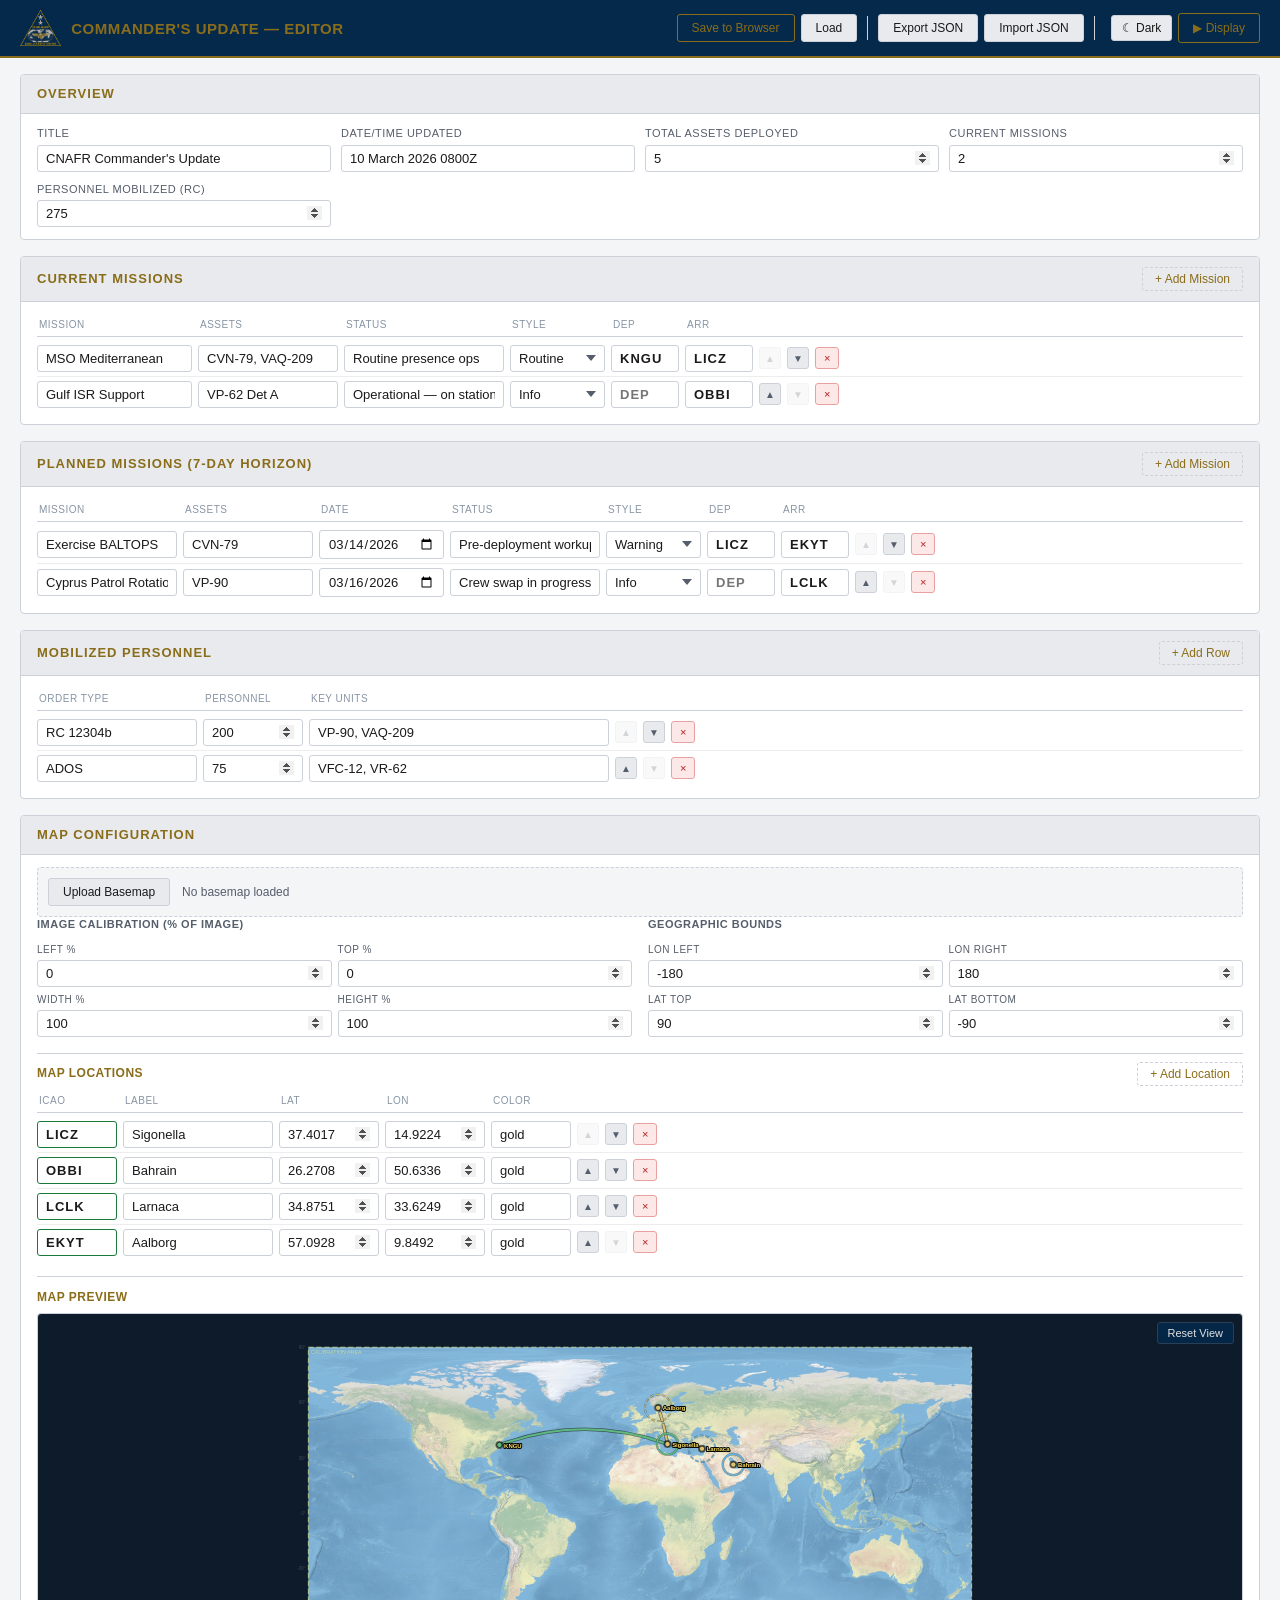
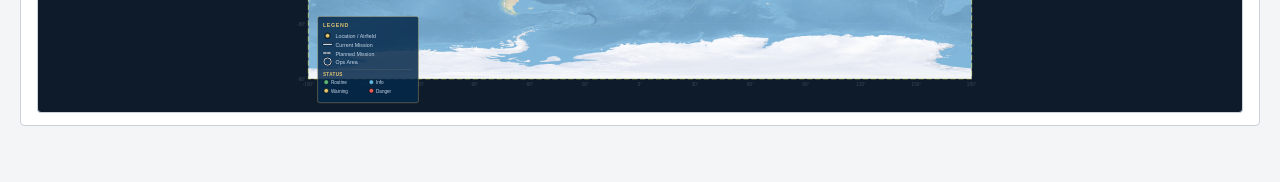
<file: index.html>
<!DOCTYPE html>
<html lang="en">
<head>
  <meta charset="UTF-8">
  <meta name="viewport" content="width=device-width, initial-scale=1.0">
  <title>CNAFR Commander's Update - Editor</title>
  <link rel="stylesheet" href="css/theme.css">
  <link rel="stylesheet" href="css/admin.css">
  <script src="js/theme-toggle.js"></script>
</head>
<body class="admin-page">

  <!-- Toolbar -->
  <div class="toolbar">
    <img src="CNAFR_Command_Logo.png" alt="CNAFR" class="toolbar-logo">
    <h1>Commander's Update &mdash; Editor</h1>
    <div class="btn-group">
      <button id="btn-save" class="btn-primary">Save to Browser</button>
      <button id="btn-load" class="btn-secondary">Load</button>
      <span class="separator"></span>
      <button id="btn-export" class="btn-secondary">Export JSON</button>
      <button id="btn-import" class="btn-secondary">Import JSON</button>
      <input type="file" id="import-file" class="hidden-input" accept=".json">
      <span class="separator"></span>
      <span id="save-indicator" class="save-indicator"></span>
      <button class="theme-toggle btn-secondary"></button>
      <a href="display.html" class="display-link">&#9654; Display</a>
    </div>
  </div>

  <!-- Main Content -->
  <div class="admin-main">

    <!-- Overview -->
    <div class="editor-section">
      <div class="section-header">
        <h2>Overview</h2>
      </div>
      <div class="section-body">
        <div id="overview-fields" class="field-grid"></div>
      </div>
    </div>

    <!-- Current Missions -->
    <div class="editor-section">
      <div class="section-header">
        <h2>Current Missions</h2>
        <button class="btn-add" data-add="currentMissions">+ Add Mission</button>
      </div>
      <div class="section-body">
        <div id="list-current-missions"></div>
      </div>
    </div>

    <!-- Planned Missions -->
    <div class="editor-section">
      <div class="section-header">
        <h2>Planned Missions (7-Day Horizon)</h2>
        <button class="btn-add" data-add="plannedMissions">+ Add Mission</button>
      </div>
      <div class="section-body">
        <div id="list-planned-missions"></div>
      </div>
    </div>

    <!-- Personnel -->
    <div class="editor-section">
      <div class="section-header">
        <h2>Mobilized Personnel</h2>
        <button class="btn-add" data-add="personnel">+ Add Row</button>
      </div>
      <div class="section-body">
        <div id="list-personnel"></div>
      </div>
    </div>

    <!-- Map Configuration -->
    <div class="editor-section">
      <div class="section-header">
        <h2>Map Configuration</h2>
      </div>
      <div class="section-body">

        <!-- Basemap upload -->
        <div class="map-upload-area">
          <button class="btn-secondary" onclick="document.getElementById('basemap-file').click()">
            Upload Basemap
          </button>
          <input type="file" id="basemap-file" class="hidden-input" accept="image/*">
          <span id="basemap-name" class="file-info">No basemap loaded</span>
          <button id="basemap-clear" class="btn-danger" style="display:none">Remove</button>
        </div>

        <!-- Calibration -->
        <div class="map-controls-grid">
          <div class="calibration-group">
            <h3>Image Calibration (% of image)</h3>
            <div id="cal-rect-fields" class="calibration-fields"></div>
          </div>
          <div class="calibration-group">
            <h3>Geographic Bounds</h3>
            <div id="cal-geo-fields" class="calibration-fields"></div>
          </div>
        </div>

        <!-- Locations -->
        <div class="locations-header">
          <h3>Map Locations</h3>
          <button class="btn-add" data-add="locations">+ Add Location</button>
        </div>
        <div id="list-locations"></div>

        <!-- Map preview -->
        <div class="map-preview-wrapper">
          <h3>Map Preview</h3>
          <div id="map-preview"></div>
        </div>

      </div>
    </div>

  </div>

  <script src="js/icao.js"></script>
  <script src="js/basemap-outlines.js"></script>
  <script src="js/data.js"></script>
  <script src="js/map-engine.js"></script>
  <script src="js/admin.js"></script>
</body>
</html>
</file>
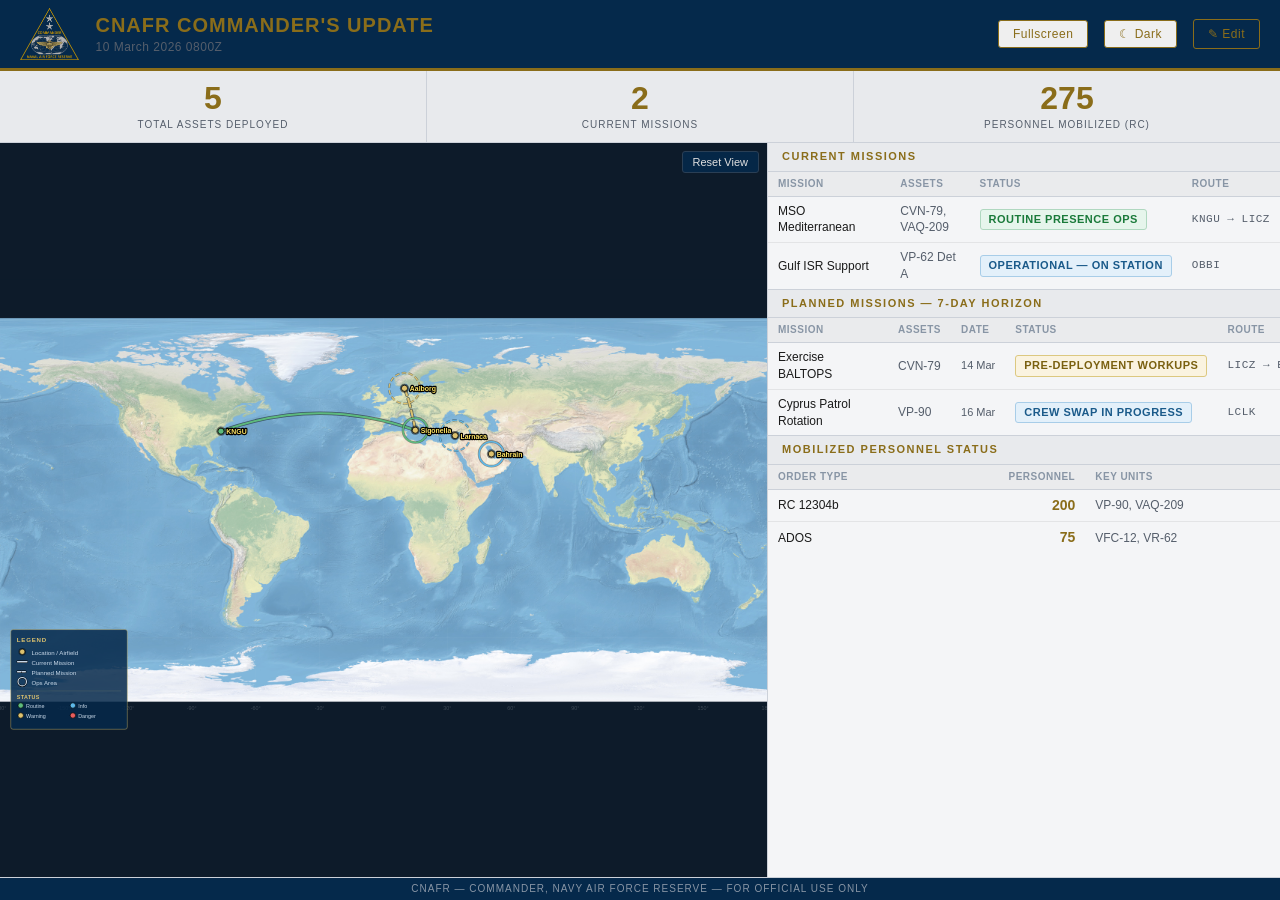
<file: display.html>
<!DOCTYPE html>
<html lang="en">
<head>
  <meta charset="UTF-8">
  <meta name="viewport" content="width=device-width, initial-scale=1.0">
  <title>CNAFR Commander's Update</title>
  <link rel="stylesheet" href="css/theme.css">
  <link rel="stylesheet" href="css/display.css">
  <script src="js/theme-toggle.js"></script>
</head>
<body class="display-page">

  <!-- Header -->
  <header id="display-header">
    <img src="CNAFR_Command_Logo.png" alt="CNAFR" class="header-logo">
    <div class="header-center">
      <div class="header-title" id="header-title"></div>
      <div class="header-date" id="header-date"></div>
    </div>
    <button id="btn-fullscreen" class="nav-btn">Fullscreen</button>
    <button class="theme-toggle nav-btn"></button>
    <a href="index.html" class="nav-btn">&#9998; Edit</a>
  </header>

  <!-- KPI Row -->
  <div id="kpi-row">
    <div class="kpi-card">
      <div class="kpi-value" id="kpi-assets">--</div>
      <div class="kpi-label">Total Assets Deployed</div>
    </div>
    <div class="kpi-card">
      <div class="kpi-value" id="kpi-missions">--</div>
      <div class="kpi-label">Current Missions</div>
    </div>
    <div class="kpi-card">
      <div class="kpi-value" id="kpi-personnel">--</div>
      <div class="kpi-label">Personnel Mobilized (RC)</div>
    </div>
  </div>

  <!-- Main: Map + Tables -->
  <main id="display-main">

    <!-- Map -->
    <div id="map-pane"></div>

    <!-- Tables -->
    <div id="tables-pane">

      <!-- Current Missions -->
      <div class="table-section">
        <div class="table-section-header">
          <h3>Current Missions</h3>
        </div>
        <table class="data-table">
          <thead>
            <tr>
              <th>Mission</th>
              <th>Assets</th>
              <th>Status</th>
              <th>Route</th>
            </tr>
          </thead>
          <tbody id="tbody-current"></tbody>
        </table>
      </div>

      <!-- Planned Missions -->
      <div class="table-section">
        <div class="table-section-header">
          <h3>Planned Missions &mdash; 7-Day Horizon</h3>
        </div>
        <table class="data-table">
          <thead>
            <tr>
              <th>Mission</th>
              <th>Assets</th>
              <th>Date</th>
              <th>Status</th>
              <th>Route</th>
            </tr>
          </thead>
          <tbody id="tbody-planned"></tbody>
        </table>
      </div>

      <!-- Personnel -->
      <div class="table-section">
        <div class="table-section-header">
          <h3>Mobilized Personnel Status</h3>
        </div>
        <table class="data-table">
          <thead>
            <tr>
              <th>Order Type</th>
              <th style="text-align:right">Personnel</th>
              <th>Key Units</th>
            </tr>
          </thead>
          <tbody id="tbody-personnel"></tbody>
        </table>
      </div>

    </div>

  </main>

  <!-- Footer -->
  <footer id="display-footer">
    CNAFR &mdash; Commander, Navy Air Force Reserve &mdash; For Official Use Only
  </footer>

  <script src="js/icao.js"></script>
  <script src="js/basemap-outlines.js"></script>
  <script src="js/data.js"></script>
  <script src="js/map-engine.js"></script>
  <script src="js/display.js"></script>
</body>
</html>
</file>
<file: css/theme.css>
/* CNAFR Commander's Update - Shared Theme */

/* ── Dark theme (default) ── */
:root {
  --navy: #05294B;
  --gold: #DDC26F;
  --black: #141414;
  --light-gray: #F0F0F0;
  --highlight: #F8FF8F;

  --bg-primary: #0d1b2a;
  --bg-secondary: #1b2d44;
  --bg-card: #162235;
  --bg-input: #0f2236;
  --text-primary: #e0e0e0;
  --text-secondary: #8899aa;
  --text-muted: #556677;
  --border: #2a3f55;
  --border-light: #344b63;

  --row-border: rgba(42,63,85,0.3);
  --th-bg: rgba(0,0,0,0.15);
  --btn-secondary-hover: #243b55;
  --map-bg: #0d1b2a;

  --status-routine-bg: #1a4d2e;
  --status-routine-fg: #5dba7d;
  --status-routine-bd: #2d6e45;
  --status-info-bg: #0c3d5e;
  --status-info-fg: #5db8e8;
  --status-info-bd: #1a5a7a;
  --status-warn-bg: #4a3d1a;
  --status-warn-fg: #DDC26F;
  --status-warn-bd: #6b5a2a;
  --status-danger-bg: #5e1a1a;
  --status-danger-fg: #e85d5d;
  --status-danger-bd: #7a2a2a;
}

/* ── Light theme ── */
[data-theme="light"] {
  --gold: #8a6d1a;

  --bg-primary: #f4f5f7;
  --bg-secondary: #e8eaed;
  --bg-card: #ffffff;
  --bg-input: #ffffff;
  --text-primary: #1a1a1a;
  --text-secondary: #555e6b;
  --text-muted: #8895a5;
  --border: #ccd1d9;
  --border-light: #dde1e7;

  --row-border: rgba(0,0,0,0.07);
  --th-bg: rgba(0,0,0,0.04);
  --btn-secondary-hover: #d8dce2;

  --status-routine-bg: #e6f5ec;
  --status-routine-fg: #1a7a3a;
  --status-routine-bd: #b0d8c0;
  --status-info-bg: #e3f0fa;
  --status-info-fg: #1a5a8a;
  --status-info-bd: #a8cde8;
  --status-warn-bg: #faf3e0;
  --status-warn-fg: #7a6010;
  --status-warn-bd: #dcc880;
  --status-danger-bg: #fde8e8;
  --status-danger-fg: #b82020;
  --status-danger-bd: #e8a0a0;
}

/* ── Light-mode select arrow (needs explicit override since it's inline SVG) ── */
[data-theme="light"] select {
  background-image: url("data:image/svg+xml,%3Csvg xmlns='http://www.w3.org/2000/svg' width='10' height='6'%3E%3Cpath d='M0 0l5 6 5-6z' fill='%23555e6b'/%3E%3C/svg%3E");
}

*, *::before, *::after { margin: 0; padding: 0; box-sizing: border-box; }

body {
  font-family: Arial, Helvetica, sans-serif;
  background: var(--bg-primary);
  color: var(--text-primary);
  line-height: 1.4;
  -webkit-font-smoothing: antialiased;
}

a { color: var(--gold); text-decoration: none; }
a:hover { text-decoration: underline; }

button {
  font-family: inherit;
  cursor: pointer;
  border: none;
  border-radius: 3px;
  font-size: 12px;
  padding: 6px 14px;
  transition: background 0.15s;
}

input, select, textarea {
  font-family: inherit;
  font-size: 13px;
  background: var(--bg-input);
  color: var(--text-primary);
  border: 1px solid var(--border);
  border-radius: 3px;
  padding: 5px 8px;
  outline: none;
  transition: border-color 0.15s;
}
input:focus, select:focus, textarea:focus {
  border-color: var(--gold);
}
input[type="number"] { -moz-appearance: textfield; }
input[type="number"]::-webkit-inner-spin-button { opacity: 1; }

select {
  cursor: pointer;
  -webkit-appearance: none;
  appearance: none;
  padding-right: 24px;
  background-image: url("data:image/svg+xml,%3Csvg xmlns='http://www.w3.org/2000/svg' width='10' height='6'%3E%3Cpath d='M0 0l5 6 5-6z' fill='%238899aa'/%3E%3C/svg%3E");
  background-repeat: no-repeat;
  background-position: right 8px center;
}

/* Shared button styles */
.btn-primary {
  background: var(--navy);
  color: var(--gold);
  border: 1px solid var(--gold);
}
.btn-primary:hover { background: #0a3a6b; }

.btn-secondary {
  background: var(--bg-secondary);
  color: var(--text-primary);
  border: 1px solid var(--border);
}
.btn-secondary:hover { background: var(--btn-secondary-hover); }

.btn-danger {
  background: var(--status-danger-bg);
  color: var(--status-danger-fg);
  border: 1px solid var(--status-danger-bd);
  font-size: 11px;
  padding: 4px 8px;
}
.btn-danger:hover { background: var(--status-danger-bd); }

.btn-add {
  background: transparent;
  color: var(--gold);
  border: 1px dashed var(--border);
  font-size: 12px;
  padding: 4px 12px;
}
.btn-add:hover { border-color: var(--gold); background: rgba(221,194,111,0.05); }

/* Status badges */
.status-badge {
  display: inline-block;
  padding: 2px 8px;
  border-radius: 3px;
  font-size: 11px;
  font-weight: 600;
  text-transform: uppercase;
  letter-spacing: 0.5px;
  white-space: nowrap;
}
.status-routine {
  background: var(--status-routine-bg);
  color: var(--status-routine-fg);
  border: 1px solid var(--status-routine-bd);
}
.status-info {
  background: var(--status-info-bg);
  color: var(--status-info-fg);
  border: 1px solid var(--status-info-bd);
}
.status-warn {
  background: var(--status-warn-bg);
  color: var(--status-warn-fg);
  border: 1px solid var(--status-warn-bd);
}
.status-danger {
  background: var(--status-danger-bg);
  color: var(--status-danger-fg);
  border: 1px solid var(--status-danger-bd);
}

/* Theme toggle */
.theme-toggle {
  font-size: 12px;
  padding: 5px 10px;
  border-radius: 3px;
  white-space: nowrap;
}

/* Map reset button (always dark — it sits on the map) */
.map-reset-btn {
  position: absolute;
  top: 8px;
  right: 8px;
  background: rgba(5, 41, 75, 0.9);
  color: #e0e0e0;
  border: 1px solid #2a3f55;
  padding: 4px 10px;
  font-size: 11px;
  border-radius: 3px;
  z-index: 10;
}
.map-reset-btn:hover { background: #05294B; }

/* Toast notifications */
.toast {
  position: fixed;
  bottom: 20px;
  right: 20px;
  padding: 10px 20px;
  border-radius: 4px;
  font-size: 13px;
  opacity: 0;
  transform: translateY(10px);
  transition: opacity 0.3s, transform 0.3s;
  z-index: 9999;
  pointer-events: none;
}
.toast.show { opacity: 1; transform: translateY(0); }
.toast-success {
  background: var(--status-routine-bg);
  color: var(--status-routine-fg);
  border: 1px solid var(--status-routine-bd);
}
.toast-error {
  background: var(--status-danger-bg);
  color: var(--status-danger-fg);
  border: 1px solid var(--status-danger-bd);
}
.toast-info {
  background: var(--status-info-bg);
  color: var(--status-info-fg);
  border: 1px solid var(--status-info-bd);
}
</file>
<file: css/admin.css>
/* CNAFR Commander's Update - Admin/Editor Page */

body.admin-page {
  display: flex;
  flex-direction: column;
  min-height: 100vh;
}

/* Toolbar */
.toolbar {
  background: var(--navy);
  border-bottom: 2px solid var(--gold);
  padding: 10px 20px;
  display: flex;
  align-items: center;
  gap: 10px;
  flex-wrap: wrap;
  position: sticky;
  top: 0;
  z-index: 100;
}
.toolbar-logo {
  height: 36px;
  width: auto;
  flex-shrink: 0;
}
.toolbar h1 {
  font-size: 15px;
  color: var(--gold);
  font-weight: 700;
  letter-spacing: 0.5px;
  text-transform: uppercase;
  margin-right: auto;
}
.toolbar .btn-group {
  display: flex;
  gap: 6px;
  align-items: center;
}
.toolbar .separator {
  width: 1px;
  height: 24px;
  background: var(--border);
  margin: 0 4px;
}
.toolbar a.display-link {
  color: var(--gold);
  font-size: 12px;
  padding: 6px 14px;
  border: 1px solid var(--gold);
  border-radius: 3px;
}
.toolbar a.display-link:hover {
  background: rgba(221,194,111,0.1);
  text-decoration: none;
}

/* Main content */
.admin-main {
  padding: 16px 20px 40px;
  max-width: 1400px;
  width: 100%;
  margin: 0 auto;
}

/* Sections */
.editor-section {
  background: var(--bg-card);
  border: 1px solid var(--border);
  border-radius: 4px;
  margin-bottom: 16px;
}
.section-header {
  display: flex;
  align-items: center;
  justify-content: space-between;
  padding: 10px 16px;
  border-bottom: 1px solid var(--border);
  background: var(--bg-secondary);
  border-radius: 4px 4px 0 0;
}
.section-header h2 {
  font-size: 13px;
  text-transform: uppercase;
  letter-spacing: 1px;
  color: var(--gold);
  font-weight: 600;
}
.section-body {
  padding: 12px 16px;
}

/* Field groups (overview section) */
.field-grid {
  display: grid;
  grid-template-columns: repeat(auto-fill, minmax(250px, 1fr));
  gap: 10px;
}
.field-group {
  display: flex;
  flex-direction: column;
  gap: 3px;
}
.field-group label {
  font-size: 11px;
  color: var(--text-secondary);
  text-transform: uppercase;
  letter-spacing: 0.5px;
}
.field-group input,
.field-group select {
  width: 100%;
}

/* Editor rows (array items) */
.editor-row-header {
  display: flex;
  gap: 6px;
  padding: 4px 0;
  border-bottom: 1px solid var(--border);
  margin-bottom: 4px;
}
.editor-row-header span {
  font-size: 10px;
  color: var(--text-muted);
  text-transform: uppercase;
  letter-spacing: 0.5px;
  flex-shrink: 0;
  padding: 0 2px;
}
.editor-row {
  display: flex;
  gap: 6px;
  padding: 4px 0;
  align-items: center;
  border-bottom: 1px solid var(--row-border);
}
.editor-row:last-child { border-bottom: none; }
.editor-row input,
.editor-row select {
  flex-shrink: 0;
}
.editor-row .icao-input {
  text-transform: uppercase;
  font-weight: 600;
  letter-spacing: 1px;
}
.editor-row .icao-match {
  border-color: var(--status-routine-fg) !important;
}
.editor-row .btn-remove {
  flex-shrink: 0;
  margin-left: auto;
}

/* Map config section */
.map-controls-grid {
  display: grid;
  grid-template-columns: 1fr 1fr;
  gap: 16px;
  margin-bottom: 16px;
}
.map-upload-area {
  grid-column: 1 / -1;
  display: flex;
  align-items: center;
  gap: 12px;
  padding: 10px;
  border: 1px dashed var(--border);
  border-radius: 4px;
  background: var(--bg-primary);
}
.map-upload-area .file-info {
  font-size: 12px;
  color: var(--text-secondary);
}
.map-upload-area .file-name {
  color: var(--text-primary);
  font-weight: 600;
}

.calibration-group {
  display: flex;
  flex-direction: column;
  gap: 8px;
}
.calibration-group h3 {
  font-size: 11px;
  text-transform: uppercase;
  letter-spacing: 0.5px;
  color: var(--text-secondary);
  margin-bottom: 2px;
}
.calibration-fields {
  display: grid;
  grid-template-columns: 1fr 1fr;
  gap: 6px;
}
.calibration-fields .field-group label {
  font-size: 10px;
}

/* Locations sub-section */
.locations-header {
  display: flex;
  align-items: center;
  justify-content: space-between;
  padding: 8px 0 4px;
  border-top: 1px solid var(--border);
  margin-top: 12px;
}
.locations-header h3 {
  font-size: 12px;
  text-transform: uppercase;
  letter-spacing: 0.5px;
  color: var(--gold);
}

/* Map preview */
.map-preview-wrapper {
  margin-top: 16px;
  border-top: 1px solid var(--border);
  padding-top: 12px;
}
.map-preview-wrapper h3 {
  font-size: 12px;
  text-transform: uppercase;
  letter-spacing: 0.5px;
  color: var(--gold);
  margin-bottom: 8px;
}
#map-preview {
  width: 100%;
  height: 400px;
  border: 1px solid var(--border);
  border-radius: 4px;
  overflow: hidden;
  position: relative;
  background: var(--map-bg);
}

/* Reorder buttons */
.btn-reorder {
  flex-shrink: 0;
  width: 22px;
  height: 22px;
  padding: 0;
  font-size: 10px;
  line-height: 22px;
  text-align: center;
  background: var(--bg-secondary);
  color: var(--text-secondary);
  border: 1px solid var(--border);
  border-radius: 3px;
}
.btn-reorder:hover:not(:disabled) {
  color: var(--gold);
  border-color: var(--gold);
}
.btn-reorder:disabled {
  opacity: 0.25;
  cursor: default;
}

/* Auto-save indicator */
.save-indicator {
  font-size: 11px;
  color: var(--status-routine-fg);
  opacity: 0;
  transition: opacity 0.3s;
}
.save-indicator.show {
  opacity: 1;
}

/* Hidden file input */
.hidden-input { display: none; }

/* Add row area */
.add-row-area {
  padding: 6px 0;
}
</file>
<file: css/display.css>
/* CNAFR Commander's Update - Display/Briefing Page */

body.display-page {
  display: flex;
  flex-direction: column;
  height: 100vh;
  overflow: hidden;
  background: var(--black);
}

/* Header */
#display-header {
  background: var(--navy);
  border-bottom: 3px solid var(--gold);
  padding: 8px 20px;
  display: flex;
  align-items: center;
  gap: 16px;
  flex-shrink: 0;
}
.header-logo {
  height: 52px;
  width: auto;
  flex-shrink: 0;
}
.header-center {
  flex: 1;
  display: flex;
  flex-direction: column;
  justify-content: center;
}
#display-header .header-title {
  font-size: 20px;
  font-weight: 700;
  color: var(--gold);
  letter-spacing: 1px;
  text-transform: uppercase;
  line-height: 1.2;
}
#display-header .header-date {
  font-size: 12px;
  color: var(--text-secondary);
  letter-spacing: 0.5px;
  margin-top: 2px;
}

/* Header nav button */
.nav-btn {
  flex-shrink: 0;
  color: var(--gold);
  font-size: 12px;
  padding: 6px 14px;
  border: 1px solid var(--gold);
  border-radius: 3px;
  text-decoration: none;
  letter-spacing: 0.5px;
}
.nav-btn:hover {
  background: rgba(221,194,111,0.1);
  text-decoration: none;
}

/* KPI Row */
#kpi-row {
  display: flex;
  gap: 0;
  flex-shrink: 0;
  background: var(--bg-secondary);
  border-bottom: 1px solid var(--border);
}
.kpi-card {
  flex: 1;
  text-align: center;
  padding: 10px 16px;
  border-right: 1px solid var(--border);
}
.kpi-card:last-child { border-right: none; }
.kpi-value {
  font-size: 32px;
  font-weight: 700;
  color: var(--gold);
  line-height: 1.1;
}
.kpi-label {
  font-size: 10px;
  text-transform: uppercase;
  letter-spacing: 1px;
  color: var(--text-secondary);
  margin-top: 2px;
}

/* Main content area */
#display-main {
  display: grid;
  grid-template-columns: 3fr 2fr;
  gap: 0;
  flex: 1;
  min-height: 0;
  overflow: hidden;
}

/* Map pane */
#map-pane {
  min-height: 0;
  overflow: hidden;
  position: relative;
  border-right: 1px solid var(--border);
  background: var(--map-bg);
}

/* Tables pane */
#tables-pane {
  display: flex;
  flex-direction: column;
  min-height: 0;
  overflow-y: auto;
  background: var(--bg-primary);
}

/* Table sections */
.table-section {
  border-bottom: 1px solid var(--border);
  flex-shrink: 0;
}
.table-section:last-child { border-bottom: none; }

.table-section-header {
  background: var(--bg-secondary);
  padding: 6px 14px;
  border-bottom: 1px solid var(--border);
}
.table-section-header h3 {
  font-size: 11px;
  text-transform: uppercase;
  letter-spacing: 1.5px;
  color: var(--gold);
  font-weight: 600;
}

.data-table {
  width: 100%;
  border-collapse: collapse;
  font-size: 12px;
}
.data-table th {
  text-align: left;
  padding: 5px 10px;
  font-size: 10px;
  text-transform: uppercase;
  letter-spacing: 0.5px;
  color: var(--text-muted);
  font-weight: 600;
  background: var(--th-bg);
  border-bottom: 1px solid var(--border);
  white-space: nowrap;
}
.data-table td {
  padding: 6px 10px;
  border-bottom: 1px solid var(--row-border);
  vertical-align: middle;
}
.data-table tr:last-child td { border-bottom: none; }

.data-table .col-mission { min-width: 120px; }
.data-table .col-assets { color: var(--text-secondary); }
.data-table .col-status { min-width: 100px; }
.data-table .col-date {
  color: var(--text-secondary);
  font-size: 11px;
  white-space: nowrap;
}
.data-table .col-number {
  text-align: right;
  font-weight: 600;
  font-size: 14px;
  color: var(--gold);
}
.data-table .col-route {
  font-size: 11px;
  font-family: 'Courier New', monospace;
  color: var(--text-secondary);
  white-space: nowrap;
  letter-spacing: 0.5px;
}

/* Footer / classification bar (optional) */
#display-footer {
  flex-shrink: 0;
  background: var(--navy);
  border-top: 1px solid var(--border);
  padding: 4px 24px;
  text-align: center;
  font-size: 10px;
  color: var(--text-muted);
  letter-spacing: 1px;
  text-transform: uppercase;
}

/* Table row hover highlight (map interaction) */
.data-table tr.row-highlight td {
  background: rgba(221,194,111,0.08);
}
.data-table tr[data-route-key] {
  cursor: pointer;
  transition: background 0.15s;
}

/* Fullscreen mode */
body.display-page.is-fullscreen #display-header,
body.display-page.is-fullscreen #display-footer,
body.display-page.is-fullscreen #kpi-row {
  display: none;
}
body.display-page.is-fullscreen #display-main {
  flex: 1;
}

/* Print */
@media print {
  @page {
    size: landscape;
    margin: 0.5cm;
  }
  body.display-page {
    height: auto;
    overflow: visible;
  }
  .nav-btn, .map-reset-btn, #btn-fullscreen {
    display: none !important;
  }
  #display-main {
    page-break-inside: avoid;
  }
}

/* Responsive: if someone opens on a small screen */
@media (max-width: 900px) {
  #display-main {
    grid-template-columns: 1fr;
    grid-template-rows: 1fr 1fr;
  }
  #map-pane { border-right: none; border-bottom: 1px solid var(--border); }
}
</file>
